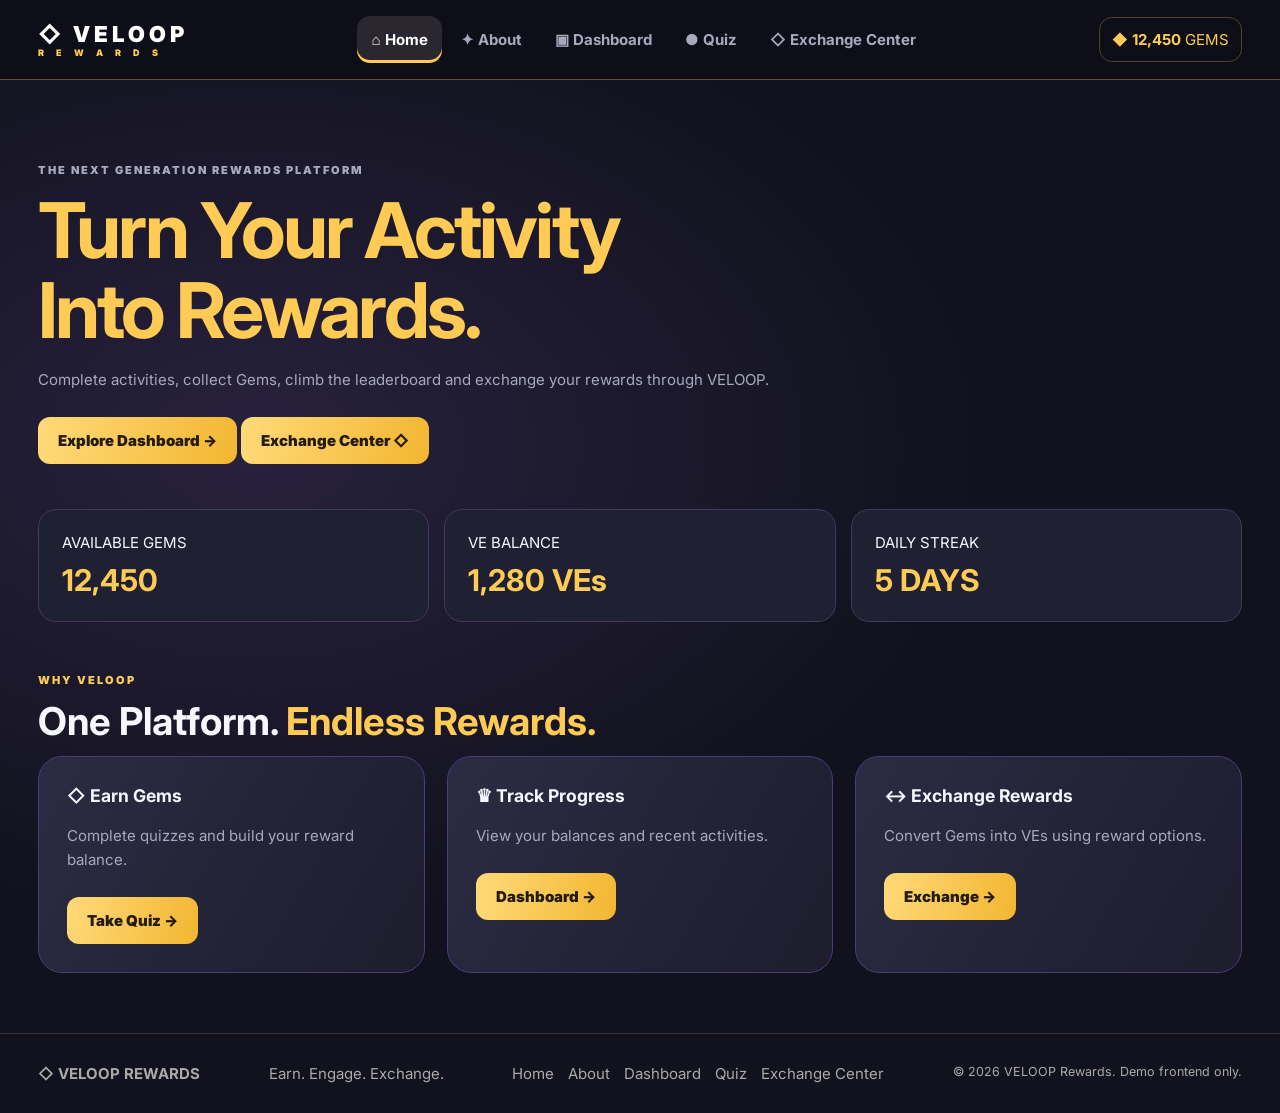
<file: index.html>
<!doctype html><html lang="en"><head><meta charset="utf-8"><meta name="viewport" content="width=device-width,initial-scale=1"><title>VELOOP Rewards</title><link href="https://fonts.googleapis.com/css2?family=Inter:wght@400;600;700;800;900&display=swap" rel="stylesheet"><link rel="stylesheet" href="style.css"></head><body><header class="top"><a class="brand" href="index.html">◇ VELOOP<small>R E W A R D S</small></a><nav class="nav"><a href="index.html" data-page="index">⌂ Home</a><a href="about.html" data-page="about">✦ About</a><a href="dashboard.html" data-page="dashboard">▣ Dashboard</a><a href="quiz.html" data-page="quiz">● Quiz</a><a href="exchange-center.html" data-page="exchange">◇ Exchange Center</a></nav><span class="mini">◆ <b data-gems-nav>12,450</b> GEMS</span></header><main class="page"><section class="hero"><p class="eyebrow">THE NEXT GENERATION REWARDS PLATFORM</p><h1>Turn Your Activity<br>Into Rewards.</h1><p>Complete activities, collect Gems, climb the leaderboard and exchange your rewards through VELOOP.</p><a class="btn" href="dashboard.html">Explore Dashboard →</a> <a class="btn" href="exchange-center.html">Exchange Center ◇</a></section><section class="stats"><div class="stat">AVAILABLE GEMS<strong data-gems>12,450</strong></div><div class="stat">VE BALANCE<strong><span data-ves>1,280</span> VEs</strong></div><div class="stat">DAILY STREAK<strong>5 DAYS</strong></div></section><section class="section"><p class="eyebrow">WHY VELOOP</p><h2>One Platform. <span class="gold-text">Endless Rewards.</span></h2><div class="grid"><article class="card"><h3>◇ Earn Gems</h3><p>Complete quizzes and build your reward balance.</p><a class="btn" href="quiz.html">Take Quiz →</a></article><article class="card"><h3>♛ Track Progress</h3><p>View your balances and recent activities.</p><a class="btn" href="dashboard.html">Dashboard →</a></article><article class="card"><h3>↔ Exchange Rewards</h3><p>Convert Gems into VEs using reward options.</p><a class="btn" href="exchange-center.html">Exchange →</a></article></div></section></main><footer class="footer"><b>◇ VELOOP REWARDS</b><span>Earn. Engage. Exchange.</span><nav><a href="index.html">Home</a><a href="about.html">About</a><a href="dashboard.html">Dashboard</a><a href="quiz.html">Quiz</a><a href="exchange-center.html">Exchange Center</a></nav><small>© 2026 VELOOP Rewards. Demo frontend only.</small></footer><script src="app.js"></script><script>let p=location.pathname.split('/').pop().replace('.html','');document.querySelector(`[data-page="${p==='index'?'index':p}"]`)?.classList.add('active');</script></body></html>
</file>
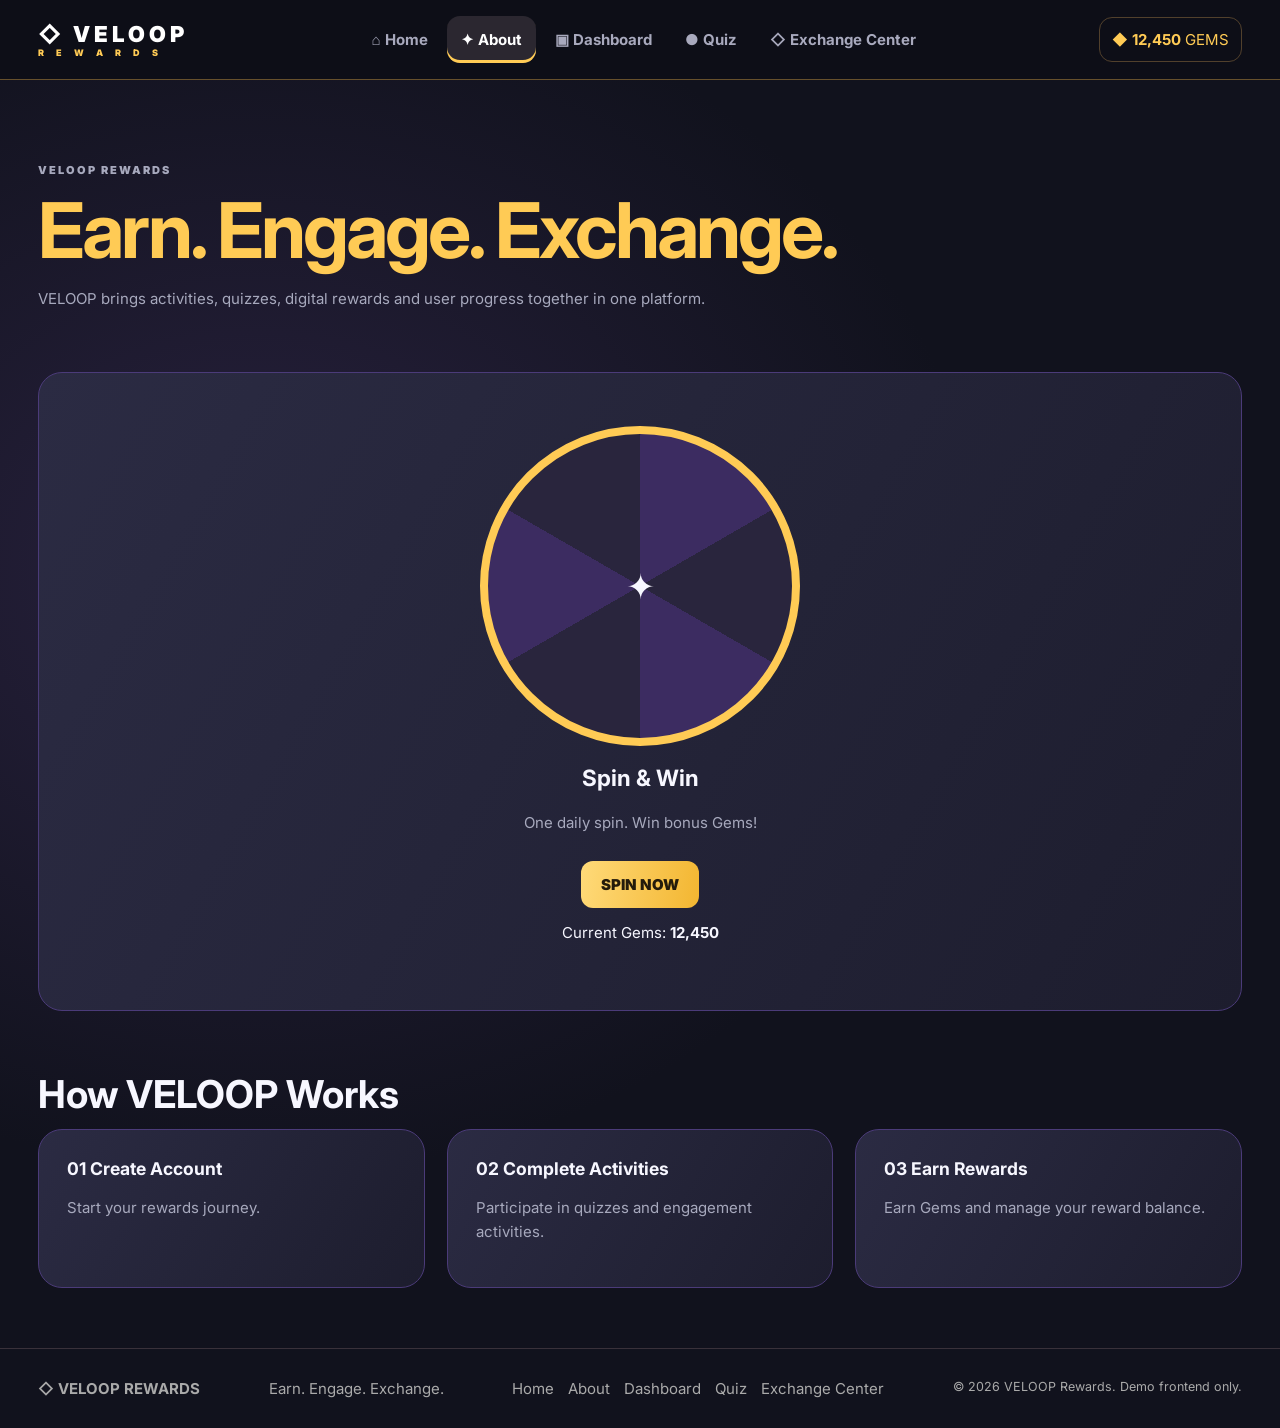
<file: about.html>
<!doctype html><html lang="en"><head><meta charset="utf-8"><meta name="viewport" content="width=device-width,initial-scale=1"><title>VELOOP Rewards</title><link href="https://fonts.googleapis.com/css2?family=Inter:wght@400;600;700;800;900&display=swap" rel="stylesheet"><link rel="stylesheet" href="style.css"></head><body><header class="top"><a class="brand" href="index.html">◇ VELOOP<small>R E W A R D S</small></a><nav class="nav"><a href="index.html" data-page="index">⌂ Home</a><a href="about.html" data-page="about">✦ About</a><a href="dashboard.html" data-page="dashboard">▣ Dashboard</a><a href="quiz.html" data-page="quiz">● Quiz</a><a href="exchange-center.html" data-page="exchange">◇ Exchange Center</a></nav><span class="mini">◆ <b data-gems-nav>12,450</b> GEMS</span></header><main class="page"><section class="hero"><p class="eyebrow">VELOOP REWARDS</p><h1>Earn. Engage. Exchange.</h1><p>VELOOP brings activities, quizzes, digital rewards and user progress together in one platform.</p></section><section class="panel"><div style="text-align:center;padding:25px"><div id="wheel" style="width:min(320px,70vw);aspect-ratio:1;border:8px solid #ffcb55;border-radius:50%;margin:auto;display:grid;place-items:center;background:conic-gradient(#3c2c61 0 60deg,#29253d 60deg 120deg,#3c2c61 120deg 180deg,#29253d 180deg 240deg,#3c2c61 240deg 300deg,#29253d 300deg);font-size:35px;transition:transform 3s">✦</div><h2 id="spinStatus">Spin & Win</h2><p class="muted">One daily spin. Win bonus Gems!</p><button class="btn" id="spin">SPIN NOW</button><p>Current Gems: <b data-gems>12,450</b></p></div></section><section class="section"><h2>How VELOOP Works</h2><div class="grid"><article class="card"><h3>01 Create Account</h3><p>Start your rewards journey.</p></article><article class="card"><h3>02 Complete Activities</h3><p>Participate in quizzes and engagement activities.</p></article><article class="card"><h3>03 Earn Rewards</h3><p>Earn Gems and manage your reward balance.</p></article></div></section></main><footer class="footer"><b>◇ VELOOP REWARDS</b><span>Earn. Engage. Exchange.</span><nav><a href="index.html">Home</a><a href="about.html">About</a><a href="dashboard.html">Dashboard</a><a href="quiz.html">Quiz</a><a href="exchange-center.html">Exchange Center</a></nav><small>© 2026 VELOOP Rewards. Demo frontend only.</small></footer><script src="app.js"></script><script>document.querySelector('#spin').onclick=()=>{let today=new Date().toDateString();if(d.spinDate===today)return toast('Daily spin already used.');let prize=[10,15,25,50][Math.floor(Math.random()*4)];let w=document.querySelector('#wheel');w.style.transform='rotate(1500deg)';setTimeout(()=>{d.gems+=prize;d.spinDate=today;save();document.querySelector('#spinStatus').textContent='You won '+prize+' Gems!';toast('You won '+prize+' Gems!')},3000)}</script><script>let p=location.pathname.split('/').pop().replace('.html','');document.querySelector(`[data-page="${p==='index'?'index':p}"]`)?.classList.add('active');</script></body></html>
</file>
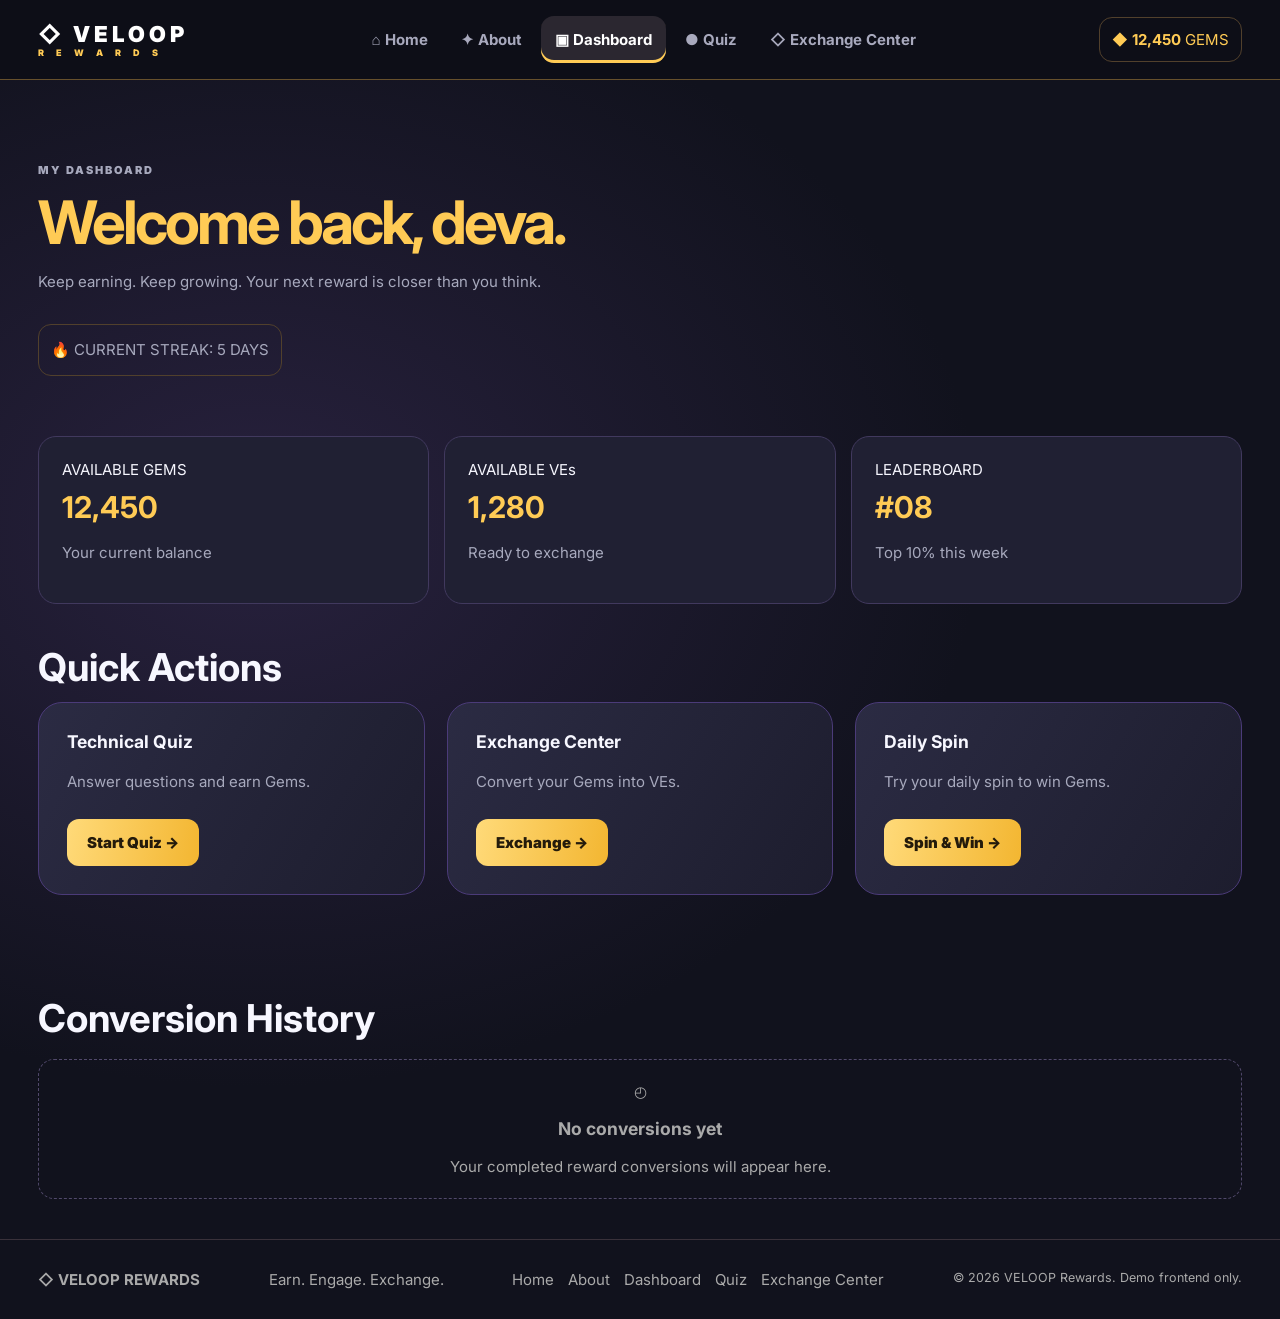
<file: dashboard.html>
<!doctype html><html lang="en"><head><meta charset="utf-8"><meta name="viewport" content="width=device-width,initial-scale=1"><title>VELOOP Rewards</title><link href="https://fonts.googleapis.com/css2?family=Inter:wght@400;600;700;800;900&display=swap" rel="stylesheet"><link rel="stylesheet" href="style.css"></head><body><header class="top"><a class="brand" href="index.html">◇ VELOOP<small>R E W A R D S</small></a><nav class="nav"><a href="index.html" data-page="index">⌂ Home</a><a href="about.html" data-page="about">✦ About</a><a href="dashboard.html" data-page="dashboard">▣ Dashboard</a><a href="quiz.html" data-page="quiz">● Quiz</a><a href="exchange-center.html" data-page="exchange">◇ Exchange Center</a></nav><span class="mini">◆ <b data-gems-nav>12,450</b> GEMS</span></header><main class="page"><section class="hero"><p class="eyebrow">MY DASHBOARD</p><h1 style="font-size:clamp(36px,5vw,60px)">Welcome back, <span class="gold-text">deva.</span></h1><p>Keep earning. Keep growing. Your next reward is closer than you think.</p><p class="mini" style="display:inline-block">🔥 CURRENT STREAK: 5 DAYS</p></section><section class="stats"><div class="stat">AVAILABLE GEMS<strong data-gems>12,450</strong><p class="muted">Your current balance</p></div><div class="stat">AVAILABLE VEs<strong data-ves>1,280</strong><p class="muted">Ready to exchange</p></div><div class="stat">LEADERBOARD<strong>#08</strong><p class="muted">Top 10% this week</p></div></section><section class="section"><h2>Quick Actions</h2><div class="grid"><article class="card"><h3>Technical Quiz</h3><p>Answer questions and earn Gems.</p><a class="btn" href="quiz.html">Start Quiz →</a></article><article class="card"><h3>Exchange Center</h3><p>Convert your Gems into VEs.</p><a class="btn" href="exchange-center.html">Exchange →</a></article><article class="card"><h3>Daily Spin</h3><p>Try your daily spin to win Gems.</p><a class="btn" href="about.html">Spin & Win →</a></article></div></section><section class="section"><h2>Conversion History</h2><div id="history" class="history">No conversions yet</div></section></main><footer class="footer"><b>◇ VELOOP REWARDS</b><span>Earn. Engage. Exchange.</span><nav><a href="index.html">Home</a><a href="about.html">About</a><a href="dashboard.html">Dashboard</a><a href="quiz.html">Quiz</a><a href="exchange-center.html">Exchange Center</a></nav><small>© 2026 VELOOP Rewards. Demo frontend only.</small></footer><script src="app.js"></script><script>let p=location.pathname.split('/').pop().replace('.html','');document.querySelector(`[data-page="${p==='index'?'index':p}"]`)?.classList.add('active');</script></body></html>
</file>
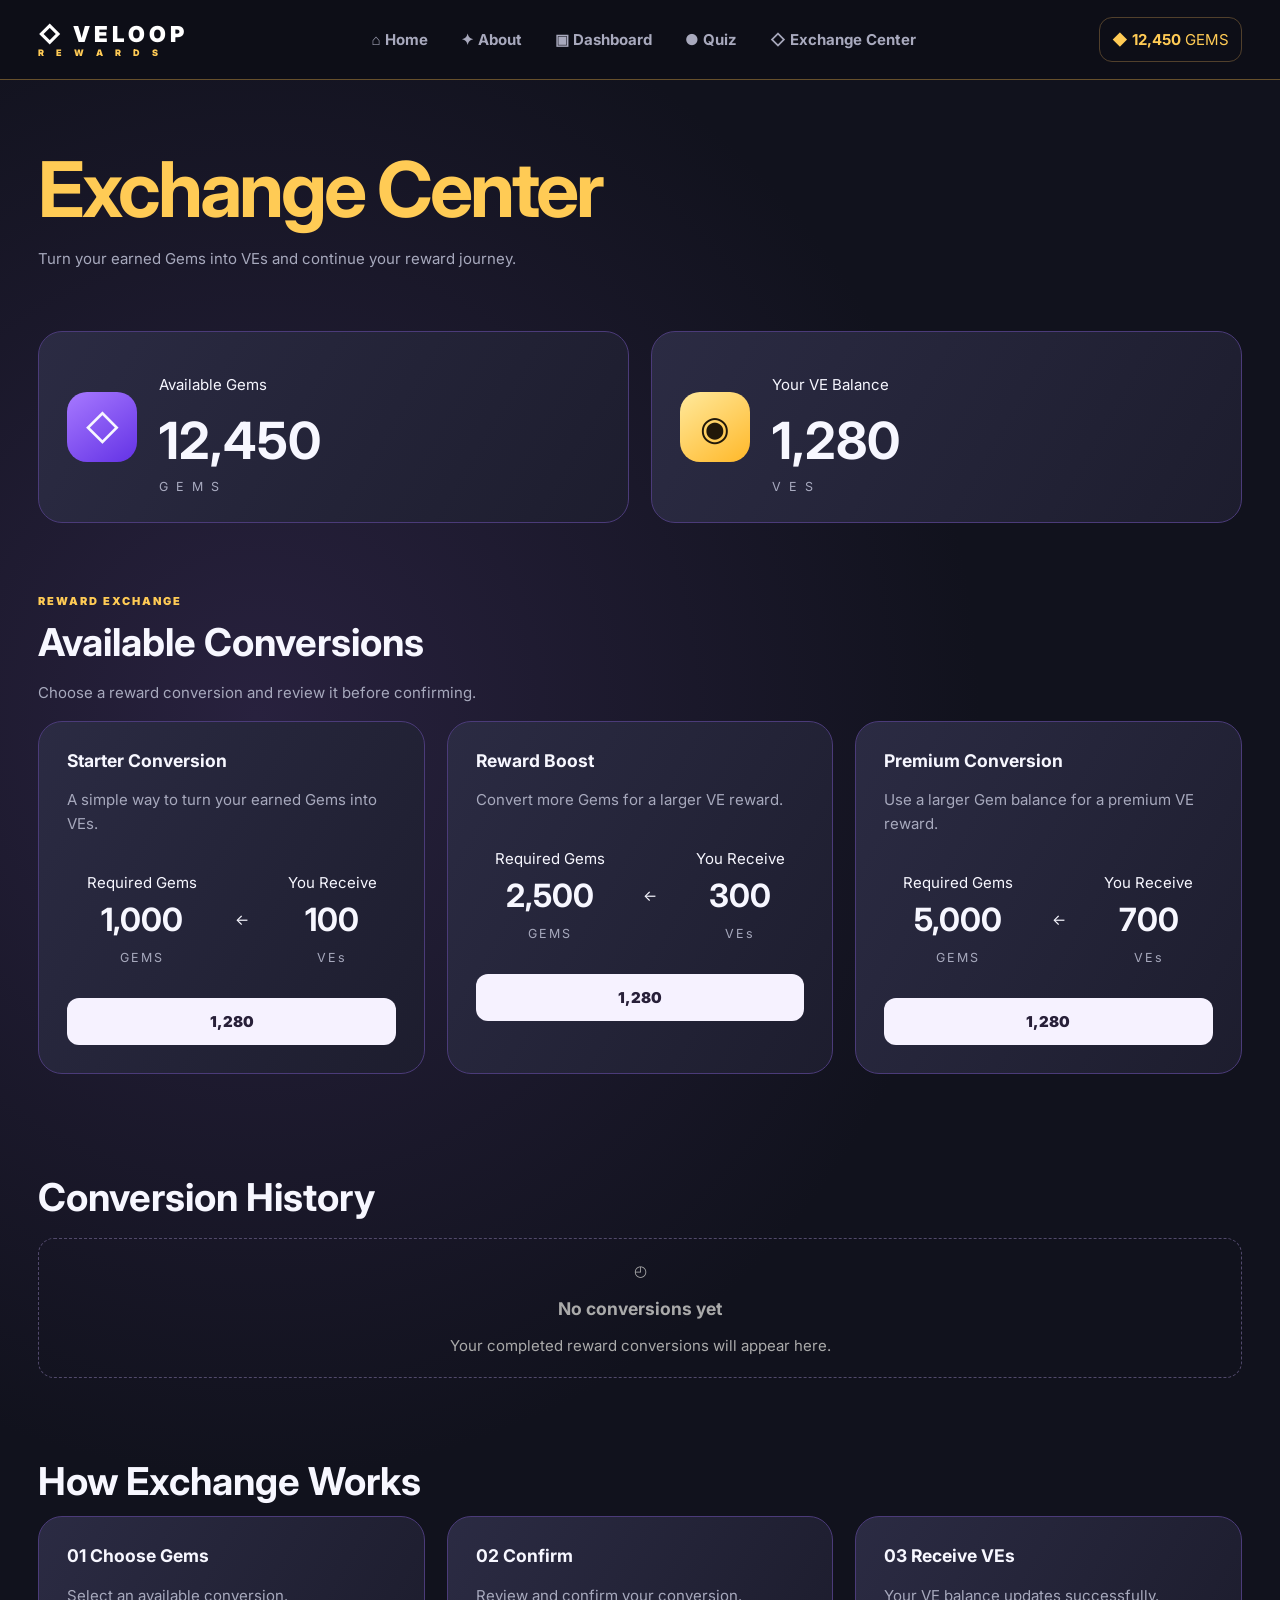
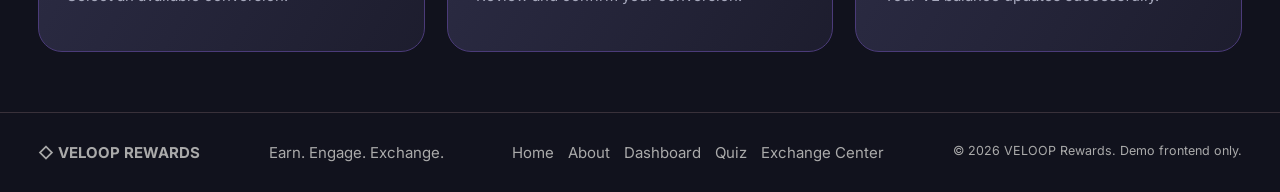
<file: exchange-center.html>
<!doctype html><html lang="en"><head><meta charset="utf-8"><meta name="viewport" content="width=device-width,initial-scale=1"><title>VELOOP Rewards</title><link href="https://fonts.googleapis.com/css2?family=Inter:wght@400;600;700;800;900&display=swap" rel="stylesheet"><link rel="stylesheet" href="style.css"></head><body><header class="top"><a class="brand" href="index.html">◇ VELOOP<small>R E W A R D S</small></a><nav class="nav"><a href="index.html" data-page="index">⌂ Home</a><a href="about.html" data-page="about">✦ About</a><a href="dashboard.html" data-page="dashboard">▣ Dashboard</a><a href="quiz.html" data-page="quiz">● Quiz</a><a href="exchange-center.html" data-page="exchange">◇ Exchange Center</a></nav><span class="mini">◆ <b data-gems-nav>12,450</b> GEMS</span></header><main class="page"><section class="hero"><h1>Exchange Center</h1><p>Turn your earned Gems into VEs and continue your reward journey.</p></section><section class="balances"><article class="balance"><div class="symbol">◇</div><div><p>Available Gems</p><strong data-gems>12,450</strong><small>G E M S</small></div></article><article class="balance"><div class="symbol gold">◉</div><div><p>Your VE Balance</p><strong data-ves>1,280</strong><small>V E S</small></div></article></section><section class="section"><p class="eyebrow">REWARD EXCHANGE</p><h2>Available Conversions</h2><p class="muted">Choose a reward conversion and review it before confirming.</p><div class="grid"><article class="card"><h3>Starter Conversion</h3><p>A simple way to turn your earned Gems into VEs.</p><div class="flow"><div>Required Gems<strong>1,000</strong><small>GEMS</small></div><div>←</div><div>You Receive<strong>100</strong><small>VEs</small></div></div><button class="btn light convert" data-gems="1000" data-ves="100" data-name="Starter Conversion">Convert 1,000 Gems → 100 VEs</button></article><article class="card"><h3>Reward Boost</h3><p>Convert more Gems for a larger VE reward.</p><div class="flow"><div>Required Gems<strong>2,500</strong><small>GEMS</small></div><div>←</div><div>You Receive<strong>300</strong><small>VEs</small></div></div><button class="btn light convert" data-gems="2500" data-ves="300" data-name="Reward Boost">Convert 2,500 Gems → 300 VEs</button></article><article class="card"><h3>Premium Conversion</h3><p>Use a larger Gem balance for a premium VE reward.</p><div class="flow"><div>Required Gems<strong>5,000</strong><small>GEMS</small></div><div>←</div><div>You Receive<strong>700</strong><small>VEs</small></div></div><button class="btn light convert" data-gems="5000" data-ves="700" data-name="Premium Conversion">Convert 5,000 Gems → 700 VEs</button></article></div></section><section class="section"><h2>Conversion History</h2><div id="history" class="history"></div></section><section class="section"><h2>How Exchange Works</h2><div class="grid"><article class="card"><h3>01 Choose Gems</h3><p>Select an available conversion.</p></article><article class="card"><h3>02 Confirm</h3><p>Review and confirm your conversion.</p></article><article class="card"><h3>03 Receive VEs</h3><p>Your VE balance updates successfully.</p></article></div></section></main><div class="modal" id="modal"><div class="modalbox"><button class="close" data-close>×</button><p class="eyebrow">REVIEW YOUR EXCHANGE</p><h2 id="modalTitle">Confirm conversion</h2><div class="row"><span>Gems to spend</span><b id="mg"></b></div><div class="row"><span>VEs to receive</span><b id="mv"></b></div><div class="row"><span>Gems remaining</span><b id="mr"></b></div><button class="btn" id="confirm">Confirm Conversion →</button><button class="btn" data-close style="background:#383348;color:#fff">Cancel</button></div></div><footer class="footer"><b>◇ VELOOP REWARDS</b><span>Earn. Engage. Exchange.</span><nav><a href="index.html">Home</a><a href="about.html">About</a><a href="dashboard.html">Dashboard</a><a href="quiz.html">Quiz</a><a href="exchange-center.html">Exchange Center</a></nav><small>© 2026 VELOOP Rewards. Demo frontend only.</small></footer><script src="app.js"></script><script>let p=location.pathname.split('/').pop().replace('.html','');document.querySelector(`[data-page="${p==='index'?'index':p}"]`)?.classList.add('active');</script></body></html>
</file>
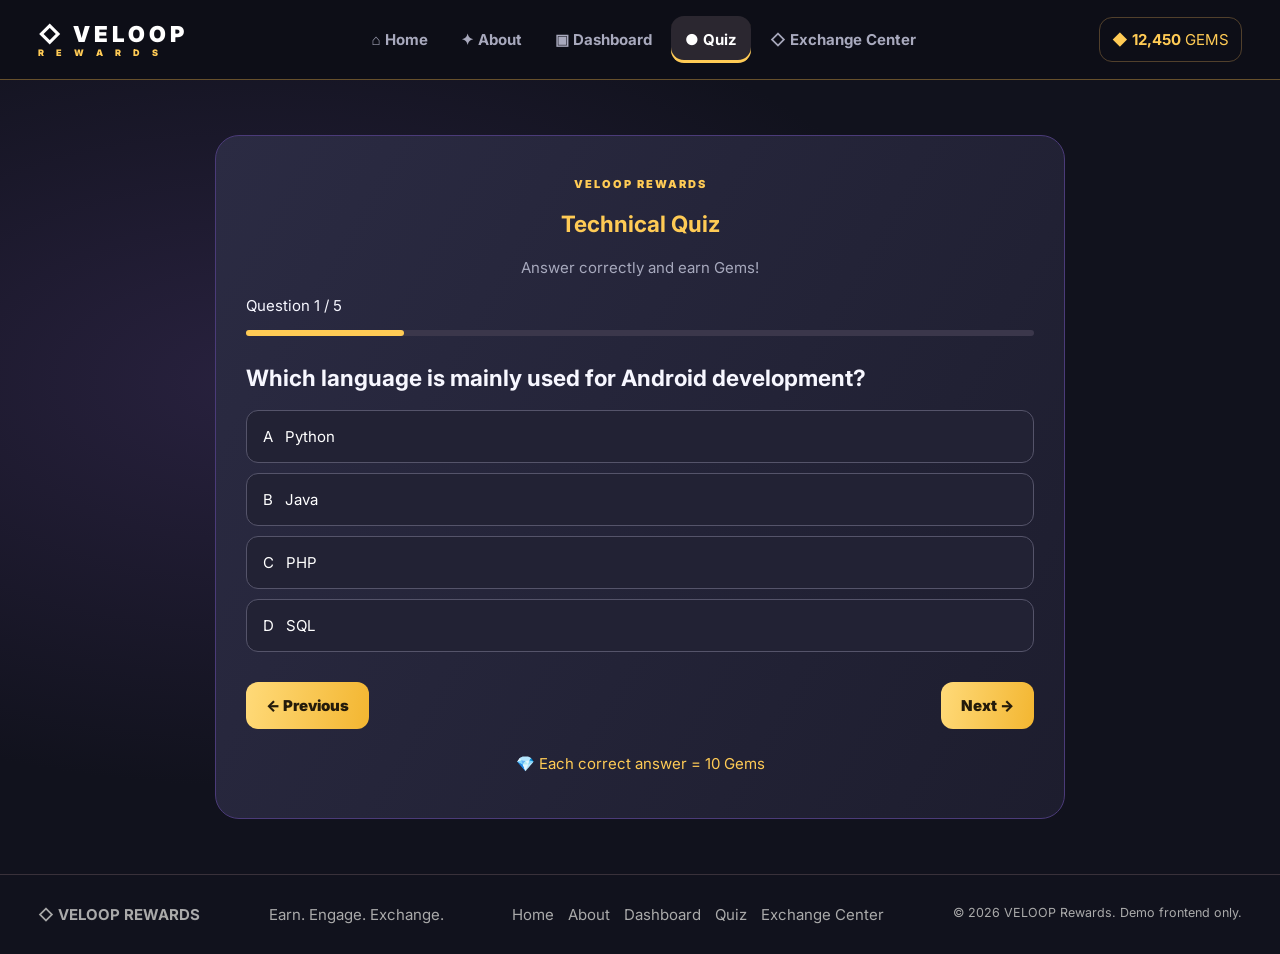
<file: quiz.html>
<!doctype html><html lang="en"><head><meta charset="utf-8"><meta name="viewport" content="width=device-width,initial-scale=1"><title>VELOOP Rewards</title><link href="https://fonts.googleapis.com/css2?family=Inter:wght@400;600;700;800;900&display=swap" rel="stylesheet"><link rel="stylesheet" href="style.css"></head><body><header class="top"><a class="brand" href="index.html">◇ VELOOP<small>R E W A R D S</small></a><nav class="nav"><a href="index.html" data-page="index">⌂ Home</a><a href="about.html" data-page="about">✦ About</a><a href="dashboard.html" data-page="dashboard">▣ Dashboard</a><a href="quiz.html" data-page="quiz">● Quiz</a><a href="exchange-center.html" data-page="exchange">◇ Exchange Center</a></nav><span class="mini">◆ <b data-gems-nav>12,450</b> GEMS</span></header><main class="page"><section class="panel" style="max-width:850px;margin:55px auto;padding:30px"><p class="eyebrow" style="text-align:center">VELOOP REWARDS</p><h1 style="text-align:center;color:#ffcb55">Technical Quiz</h1><p class="muted" style="text-align:center">Answer correctly and earn Gems!</p><div id="quiz"><p id="qn">Question 1 / 5</p><div style="height:6px;background:#3b374b;border-radius:9px"><div id="progress" style="height:6px;width:20%;background:#ffcb55;border-radius:9px"></div></div><h2 id="question" style="margin-top:28px"></h2><div class="answers" id="answers"></div><div style="display:flex;justify-content:space-between;margin-top:20px"><button class="btn" id="prev">← Previous</button><button class="btn" id="next">Next →</button></div><p class="gold-text" style="text-align:center;margin-top:25px">💎 Each correct answer = 10 Gems</p></div><div id="result" hidden></div></section></main><footer class="footer"><b>◇ VELOOP REWARDS</b><span>Earn. Engage. Exchange.</span><nav><a href="index.html">Home</a><a href="about.html">About</a><a href="dashboard.html">Dashboard</a><a href="quiz.html">Quiz</a><a href="exchange-center.html">Exchange Center</a></nav><small>© 2026 VELOOP Rewards. Demo frontend only.</small></footer><script src="app.js"></script><script>
const qs=[['Which language is mainly used for Android development?',['Python','Java','PHP','SQL'],1],['Which data structure follows FIFO?',['Stack','Tree','Queue','Graph'],2],['Which HTML tag creates a hyperlink?',['<link>','<a>','<href>','<url>'],1],['Which language runs in a web browser?',['JavaScript','C','SQL','Bash'],0],['Which is a relational database?',['MongoDB','Redis','PostgreSQL','Neo4j'],2]];let i=0,ans=Array(5).fill(null);function draw(){document.querySelector('#qn').textContent=`Question ${i+1} / 5`;document.querySelector('#progress').style.width=((i+1)*20)+'%';document.querySelector('#question').textContent=qs[i][0];document.querySelector('#answers').innerHTML=qs[i][1].map((a,j)=>`<button class="answer ${ans[i]===j?'selected':''}" data-a="${j}">${String.fromCharCode(65+j)} &nbsp; ${a}</button>`).join('');document.querySelectorAll('[data-a]').forEach(b=>b.onclick=()=>{ans[i]=+b.dataset.a;draw()});document.querySelector('#prev').disabled=i===0;document.querySelector('#next').textContent=i===4?'Submit Quiz →':'Next →'}document.querySelector('#prev').onclick=()=>{if(i>0){i--;draw()}};document.querySelector('#next').onclick=()=>{if(ans[i]===null)return toast('Please select an answer.');if(i<4){i++;draw();return}let score=ans.reduce((n,a,j)=>n+(a===qs[j][2]?1:0),0),reward=score*10;if(!d.quizDone){d.gems+=reward;d.quizDone=true;save()}document.querySelector('#quiz').hidden=true;document.querySelector('#result').hidden=false;document.querySelector('#result').innerHTML=`<h2>Quiz completed: ${score}/5</h2><p>You earned ${reward} Gems on this attempt.</p><a class="btn" href="dashboard.html">Dashboard →</a> <a class="btn" href="exchange-center.html">Exchange Gems →</a>`};draw();</script><script>let p=location.pathname.split('/').pop().replace('.html','');document.querySelector(`[data-page="${p==='index'?'index':p}"]`)?.classList.add('active');</script></body></html>
</file>
<file: style.css>
*{box-sizing:border-box}body{margin:0;background:radial-gradient(ellipse at 20% 40%,#28213e,transparent 50%),#11121d;color:#f7f7ff;font:15px Inter,Arial,sans-serif}a{color:inherit;text-decoration:none}button{cursor:pointer;font:inherit}.top{display:flex;align-items:center;gap:22px;flex-wrap:wrap;padding:16px 3%;background:#0d0e17;border-bottom:1px solid #66502c;position:sticky;top:0;z-index:4}.brand{font-size:22px;font-weight:900;letter-spacing:4px;color:#fff;white-space:nowrap}.brand small{display:block;font-size:9px;letter-spacing:5px;color:#ffcb55}.nav{display:flex;gap:5px;flex:1;justify-content:center;flex-wrap:wrap}.nav a{padding:14px;border-radius:13px;color:#a8a9bd;font-weight:700}.nav a:hover,.nav a.active{background:#2b2730;color:#fff;box-shadow:inset 0 -3px #ffcb55}.mini{color:#ffcb55;border:1px solid #51402c;padding:12px;border-radius:13px}.page{width:min(1400px,94%);margin:auto}.hero{padding:70px 0 45px}.hero h1{font-size:clamp(42px,6vw,80px);line-height:1.05;letter-spacing:-3px;color:#ffcb55;margin:0}.hero p,.muted{color:#a7a9bd;line-height:1.7}.eyebrow{color:#ffcb55;font-weight:900;letter-spacing:2px;font-size:11px}.balances,.grid{display:grid;grid-template-columns:repeat(2,minmax(0,1fr));gap:22px}.balance,.card,.panel{border:1px solid #4b3b79;border-radius:24px;background:linear-gradient(120deg,#2b2b43,#1d1d2e);padding:28px;margin-bottom:20px}.balance{display:flex;gap:22px;align-items:center}.symbol{display:grid;place-items:center;width:70px;height:70px;border-radius:20px;background:linear-gradient(145deg,#a779ff,#6332e5);font-size:34px}.symbol.gold{background:linear-gradient(145deg,#ffe99c,#ffb829);color:#211809}.balance strong{font-size:clamp(32px,4vw,52px)}.balance small{display:block;color:#a9abc0;letter-spacing:2px;margin-top:8px}.section{padding:40px 0}.section h2{font-size:clamp(28px,3vw,42px);margin:0 0 12px}.grid{grid-template-columns:repeat(3,minmax(0,1fr))}.card h3{margin-top:0}.card p{color:#a7a9bd;line-height:1.6}.btn{display:inline-block;border:0;border-radius:12px;background:linear-gradient(100deg,#ffda79,#f3b631);color:#241b0b;padding:14px 20px;font-weight:900;margin-top:10px}.btn.light{background:#f6f2ff;color:#282039;width:100%}.flow{display:flex;justify-content:space-around;align-items:center;text-align:center;padding:22px 0}.flow strong{display:block;font-size:32px;margin:8px 0}.flow small{color:#a7a9bd;letter-spacing:2px}.history{border:1px dashed #51496b;padding:22px;border-radius:16px;color:#aaa;text-align:center;margin-top:18px}.history-row{display:flex;justify-content:space-between;gap:12px;flex-wrap:wrap;padding:14px;background:#29293e;border-radius:12px;margin-top:10px}.gold-text{color:#ffcb55}.stats{display:grid;grid-template-columns:repeat(3,1fr);gap:15px}.stat{background:#202033;border:1px solid #41395e;padding:23px;border-radius:18px}.stat strong{display:block;color:#ffcb55;font-size:30px;margin-top:10px}.answers{display:grid;gap:10px}.answer{padding:16px;text-align:left;background:#222234;border:1px solid #55546a;border-radius:12px;color:white}.answer.selected,.answer:hover{border-color:#ffcb55;background:#342f2a}.footer{padding:30px 3%;border-top:1px solid #39313a;display:flex;justify-content:space-between;gap:20px;flex-wrap:wrap;color:#aaa}.footer nav{display:flex;gap:14px;flex-wrap:wrap}.toast{position:fixed;bottom:20px;left:50%;transform:translateX(-50%);padding:14px 20px;background:#20382c;border:1px solid #4a8b66;color:#b7f5d0;border-radius:12px;display:none;z-index:10}.toast.show{display:block}.modal{display:none;position:fixed;inset:0;background:#080812d9;z-index:8;align-items:center;justify-content:center;padding:20px}.modal.open{display:flex}.modalbox{width:min(440px,100%);padding:28px;border-radius:22px;background:#242337;border:1px solid #67518c}.modalbox .row{display:flex;justify-content:space-between;padding:12px 0;border-bottom:1px solid #ffffff16}.close{float:right;background:none;border:0;color:white;font-size:24px}@media(max-width:800px){.grid{grid-template-columns:1fr}.balances{grid-template-columns:1fr}.stats{grid-template-columns:1fr}.top{gap:12px}.nav{order:3;flex-basis:100%;justify-content:flex-start;overflow-x:auto;flex-wrap:nowrap}.nav a{white-space:nowrap;padding:12px}.hero{padding:45px 0 30px}.hero h1{letter-spacing:-1.5px}.balance{padding:20px}.section{padding:25px 0}}
</file>
